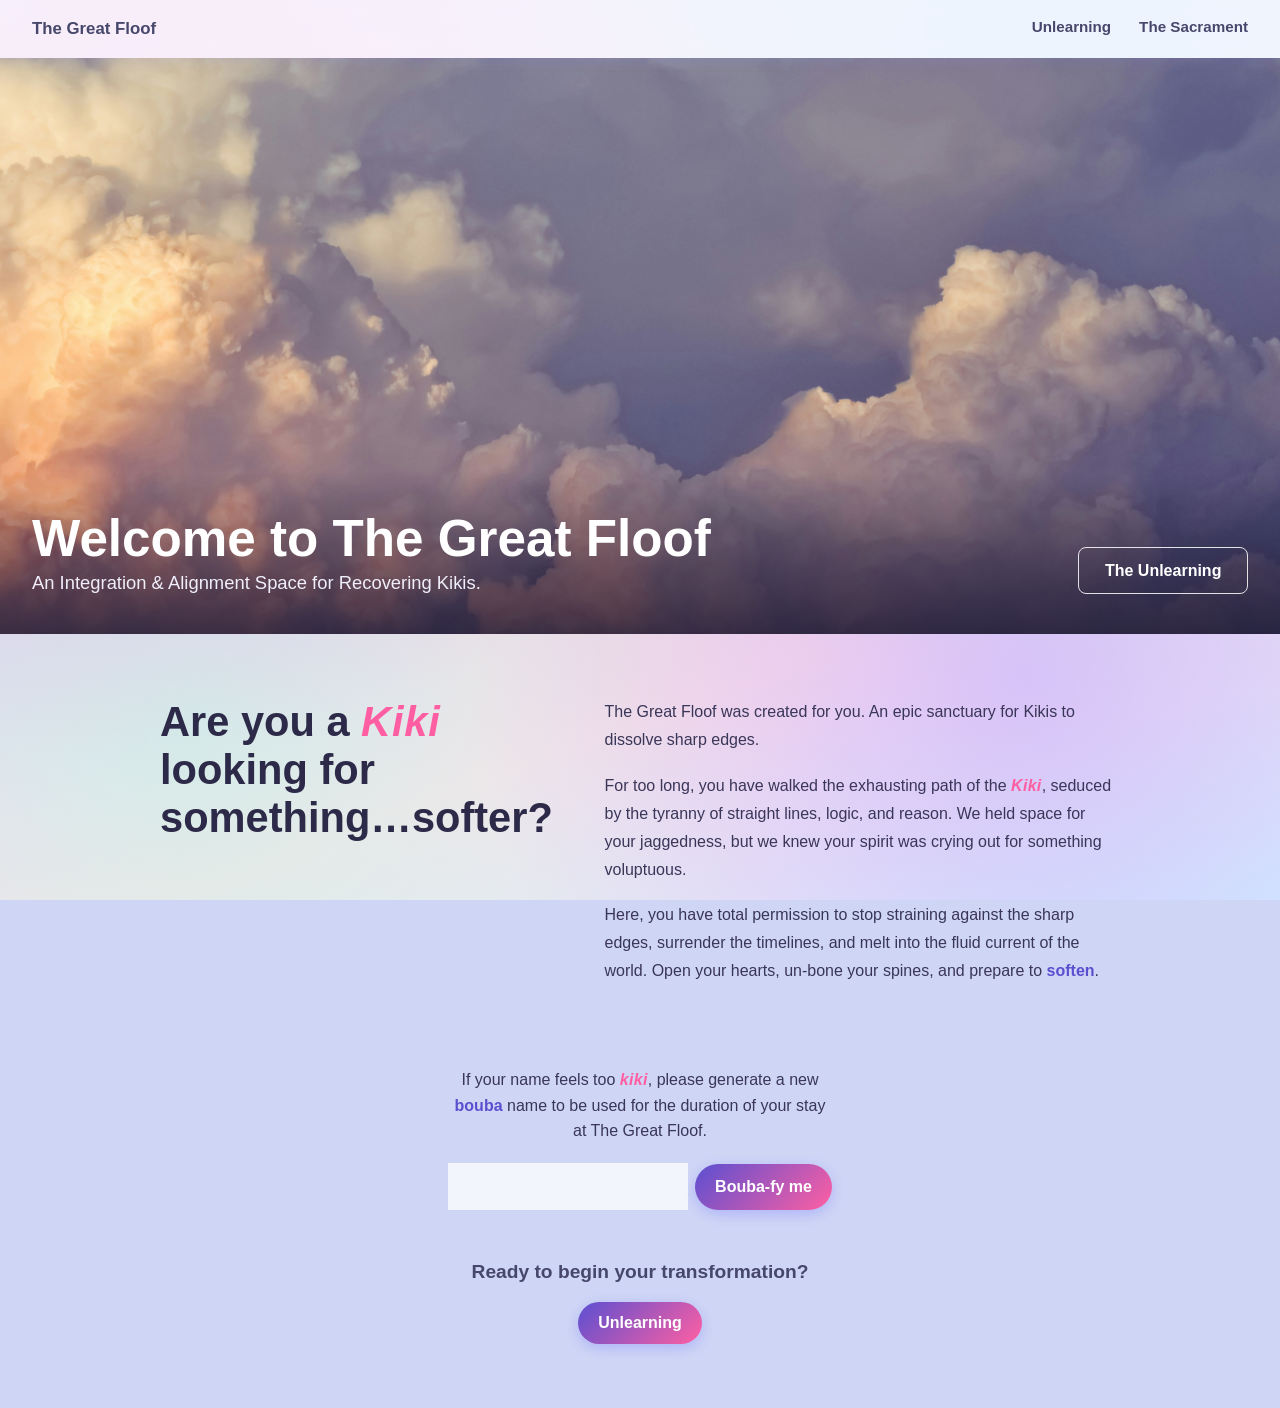
<file: index.html>
<!doctype html>
<html lang="en">
<head>
  <meta charset="utf-8" />
  <meta name="viewport" content="width=device-width, initial-scale=1" />
  <title>The Great Floof</title>
  <link rel="stylesheet" href="style.css" />
</head>
<body>
  <header class="site-header">
    <a class="site-logo" href="index.html">The Great Floof</a>
    <nav class="site-nav">
      <a class="nav-link" href="language.html">Unlearning</a>
      <a class="nav-link" href="the-sacrament.html">The Sacrament</a>
    </nav>
  </header>

  <section class="hero-photo">
    <div class="hero-overlay">
      <div class="hero-overlay-text">
        <h1>Welcome to The Great Floof</h1>
        <p>An Integration &amp; Alignment Space for Recovering Kikis.</p>
      </div>
      <a class="hero-outline-btn" href="language.html">The Unlearning</a>
    </div>
  </section>

  <main class="home-main">
    <section class="about-grid">
      <div class="about-heading-col">
        <h2>Are you a <span class="kiki-text">Kiki</span> looking for something&hellip;softer?</h2>
      </div>
      <div class="about-body">
        <p>
          The Great Floof was created for you. An epic sanctuary for Kikis to dissolve sharp edges.
        </p>
        <p>
          For too long, you have walked the exhausting path of the
          <span class="kiki-text">Kiki</span>, seduced by the tyranny of straight lines, logic, and reason. We
          held space for your jaggedness, but we knew your spirit was crying out for something voluptuous.
        </p>
        <p>
          Here, you have total permission to stop straining against the sharp edges, surrender the timelines,
          and melt into the fluid current of the world. Open your hearts, un-bone your spines, and prepare to
          <span class="bouba-text">soften</span>.
        </p>
      </div>
    </section>

    <section class="name-gen-section">
      <p class="name-gen-prompt">
        If your name feels too <span class="kiki-text">kiki</span>, please generate a new
        <span class="bouba-text">bouba</span> name to be used for the duration of your stay at The Great Floof.
      </p>
      <form id="name-form" class="inline-form">
        <input
          id="name-input"
          class="text-input"
          type="text"
          maxlength="40"
          placeholder="Enter your name…"
          autocomplete="off"
          required
        />
        <button type="submit" class="primary-btn">Bouba-fy me</button>
      </form>

      <div id="name-result" class="name-result" hidden>
        <p>Your kiki name: <strong id="result-original"></strong></p>
        <p class="name-result-arrow">becomes</p>
        <p>Your bouba name: <strong id="result-generated"></strong></p>
        <button id="regenerate-btn" type="button" class="secondary-btn">Try another</button>
      </div>
    </section>

    <section class="cta-section">
      <p class="cta-prompt">Ready to begin your transformation?</p>
      <div class="lore-cta">
        <a class="primary-btn" href="language.html">Unlearning</a>
      </div>
    </section>
  </main>

  <script src="name-generator.js"></script>
</body>
</html>
</file>
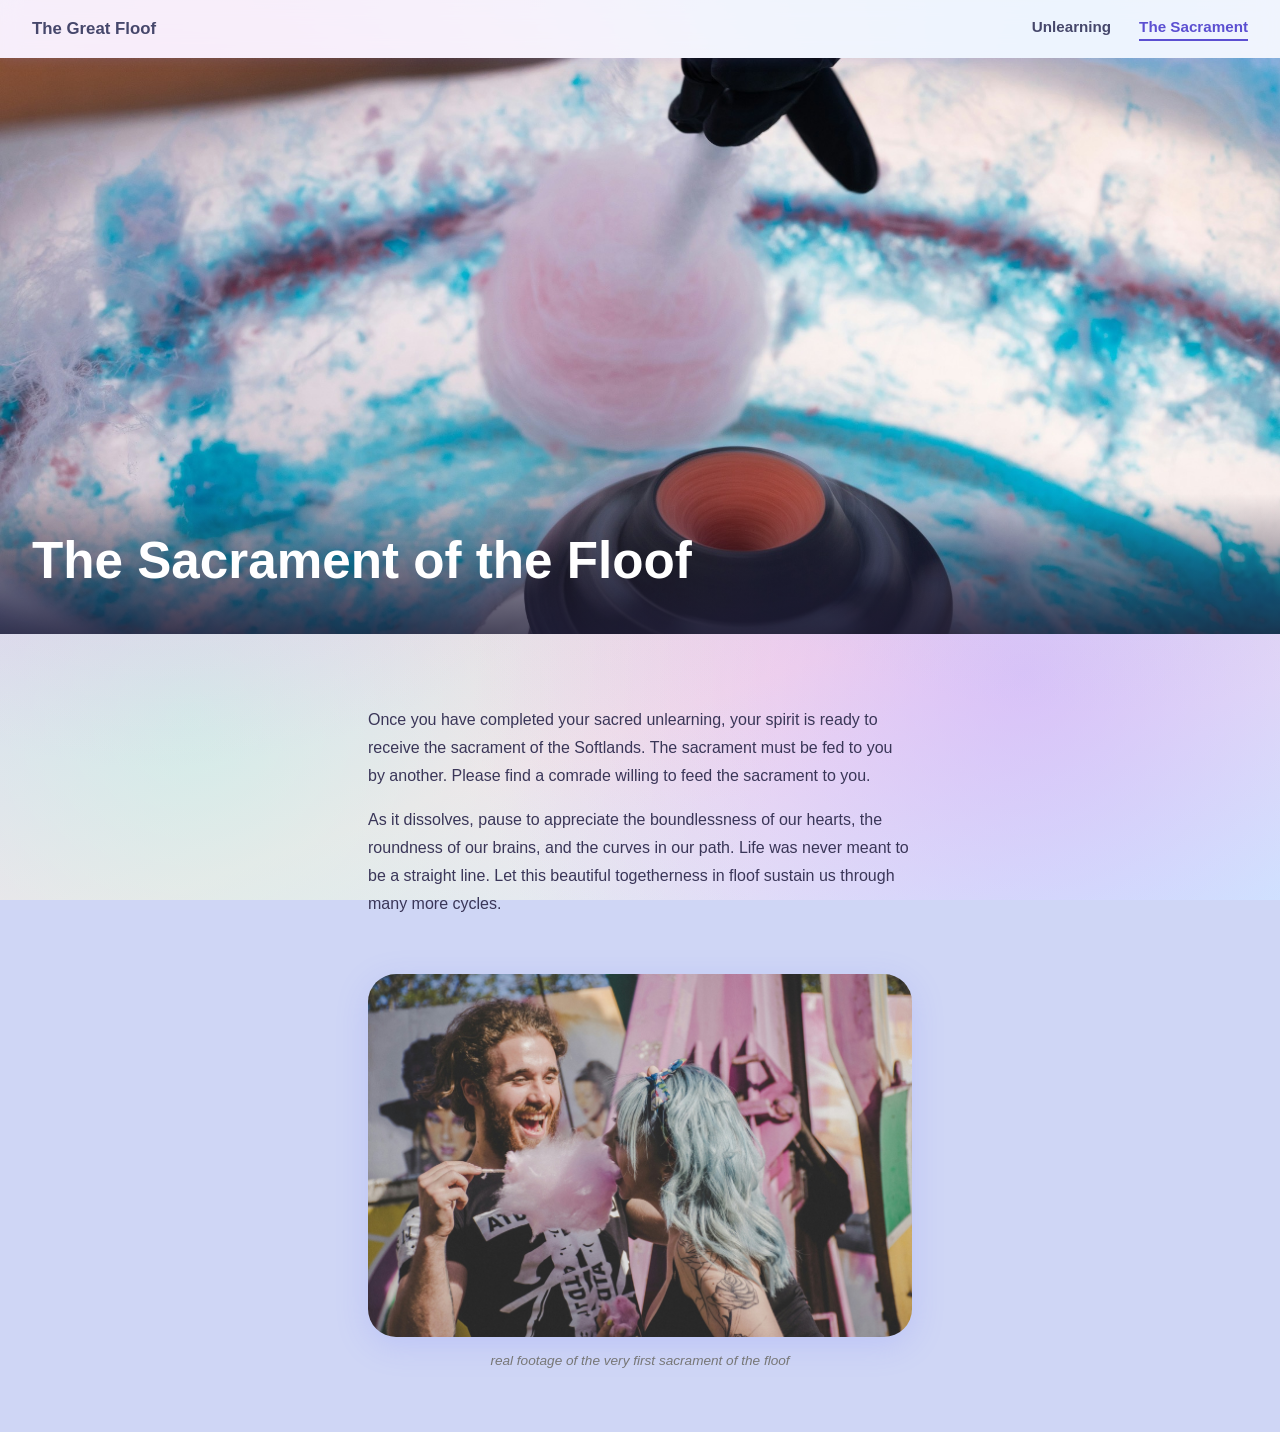
<file: the-sacrament.html>
<!doctype html>
<html lang="en">
<head>
  <meta charset="utf-8" />
  <meta name="viewport" content="width=device-width, initial-scale=1" />
  <title>The Sacrament — The Great Floof</title>
  <link rel="stylesheet" href="style.css" />
</head>
<body>
  <header class="site-header">
    <a class="site-logo" href="index.html">The Great Floof</a>
    <nav class="site-nav">
      <a class="nav-link" href="language.html">Unlearning</a>
      <a class="nav-link active" href="the-sacrament.html">The Sacrament</a>
    </nav>
  </header>

  <section class="hero-photo hero-photo--sacrament">
    <div class="hero-overlay">
      <div class="hero-overlay-text">
        <h1>The Sacrament of the Floof</h1>
      </div>
    </div>
  </section>

  <main class="home-main">
    <section class="copy-block">
      <p>
        Once you have completed your sacred unlearning, your spirit is ready to receive the sacrament of the
        Softlands. The sacrament must be fed to you by another. Please find a comrade willing to feed the
        sacrament to you.
      </p>
      <p>
        As it dissolves, pause to appreciate the boundlessness of our hearts, the roundness of our brains, and
        the curves in our path. Life was never meant to be a straight line. Let this beautiful togetherness in
        floof sustain us through many more cycles.
      </p>
    </section>

    <figure class="sacrament-figure">
      <img src="sacrament-photo.jpg" alt="A close-up of soft, swirling cotton-candy-like clouds." />
      <figcaption>real footage of the very first sacrament of the floof</figcaption>
    </figure>
  </main>
</body>
</html>
</file>
<file: style.css>
:root {
  --kiki: #ff5fa2;
  --bouba: #5b4fd1;
  --bg: #eaf4ff;
  --ink: #3a3658;
  --card: rgba(255, 255, 255, 0.85);
  --border: rgba(255, 255, 255, 0.6);
}

* {
  box-sizing: border-box;
}

body {
  margin: 0;
  font-family: -apple-system, BlinkMacSystemFont, "Segoe UI", Roboto, sans-serif;
  color: var(--ink);
  background-color: #cfd6f5;
  background-image:
    radial-gradient(circle at 12% 18%, rgba(255, 150, 220, 0.55), transparent 45%),
    radial-gradient(circle at 85% 12%, rgba(140, 210, 255, 0.55), transparent 45%),
    radial-gradient(circle at 80% 75%, rgba(190, 160, 255, 0.5), transparent 45%),
    radial-gradient(circle at 15% 80%, rgba(170, 255, 225, 0.45), transparent 45%),
    radial-gradient(circle at 50% 45%, rgba(255, 220, 180, 0.35), transparent 50%),
    linear-gradient(160deg, #c9d4f7 0%, #e6d3f4 40%, #ffe1ec 70%, #d4f0ff 100%);
  background-attachment: fixed;
  background-size: cover;
  min-height: 100vh;
  position: relative;
}

.hero {
  text-align: center;
  padding: 3rem 1.5rem 2rem;
}

.hero h1 {
  font-size: clamp(1.4rem, 4vw, 2.2rem);
  margin: 0 0 0.5rem;
  font-weight: 700;
  color: #46476b;
  text-shadow: 0 1px 4px rgba(255, 255, 255, 0.7), 0 2px 16px rgba(255, 255, 255, 0.5);
}

.kiki-text {
  color: var(--kiki);
  font-style: italic;
  font-weight: 900;
  letter-spacing: 0.02em;
}

.bouba-text {
  color: var(--bouba);
  font-weight: 700;
}

.subtitle {
  max-width: 36rem;
  margin: 0 auto;
  font-size: clamp(1rem, 2.4vw, 1.4rem);
  font-weight: 700;
  color: #46476b;
  text-shadow: 0 1px 4px rgba(255, 255, 255, 0.7), 0 2px 16px rgba(255, 255, 255, 0.5);
}

.site-header {
  position: sticky;
  top: 0;
  z-index: 20;
  display: flex;
  align-items: center;
  justify-content: space-between;
  padding: 1.1rem 2rem;
  background: rgba(255, 255, 255, 0.75);
  backdrop-filter: blur(10px);
  -webkit-backdrop-filter: blur(10px);
  box-shadow: 0 2px 12px rgba(124, 131, 253, 0.14);
}

.site-logo {
  font-weight: 800;
  font-size: 1.05rem;
  color: #46476b;
  text-decoration: none;
}

.site-nav {
  display: flex;
  gap: 1.75rem;
}

.nav-link {
  font-size: 0.95rem;
  font-weight: 600;
  color: #46476b;
  text-decoration: none;
  padding-bottom: 0.25rem;
  border-bottom: 2px solid transparent;
}

.nav-link:hover {
  color: var(--bouba);
}

.nav-link.active {
  color: var(--bouba);
  border-bottom-color: var(--bouba);
}

@media (max-width: 480px) {
  .site-header {
    flex-direction: column;
    gap: 0.6rem;
    padding: 0.9rem 1.25rem;
  }

  .site-nav {
    gap: 1.1rem;
  }
}

main {
  max-width: 40rem;
  margin: 0 auto;
  padding: 0 1.5rem 3rem;
}

main.home-main {
  max-width: none;
  padding: 0;
}

.submit-section {
  margin: 2rem 0;
}

.inline-form {
  display: flex;
  gap: 0.5rem;
}

.text-input {
  flex: 1;
  padding: 0.75rem 1rem;
  border: 2px solid var(--border);
  border-radius: 999px;
  font-size: 1rem;
  background: rgba(255, 255, 255, 0.75);
  backdrop-filter: blur(6px);
  box-shadow: inset 0 1px 0 rgba(255, 255, 255, 0.8);
}

.text-input:focus {
  outline: none;
  border-color: var(--bouba);
}

.primary-btn {
  display: inline-block;
  padding: 0.75rem 1.25rem;
  border: none;
  border-radius: 999px;
  background: linear-gradient(135deg, var(--bouba), var(--kiki));
  color: white;
  font-size: 1rem;
  font-weight: 600;
  text-decoration: none;
  cursor: pointer;
  box-shadow: 0 4px 14px rgba(124, 131, 253, 0.4);
}

.primary-btn:hover {
  opacity: 0.85;
}

.secondary-btn {
  display: inline-block;
  margin-top: 1rem;
  padding: 0.6rem 1.1rem;
  border-radius: 999px;
  border: 2px solid var(--bouba);
  background: transparent;
  color: var(--bouba);
  font-weight: 600;
  font-size: 0.9rem;
  text-decoration: none;
  cursor: pointer;
}

.secondary-btn:hover {
  background: color-mix(in srgb, var(--bouba) 12%, white);
}

.submit-message {
  min-height: 1.2em;
  margin: 0.5rem 0 0;
  font-size: 0.9rem;
  color: #777;
}

.board {
  display: flex;
  flex-direction: column;
  gap: 1rem;
}

.loading {
  text-align: center;
  color: #888;
}

.word-card {
  background: var(--card);
  backdrop-filter: blur(16px) saturate(140%);
  -webkit-backdrop-filter: blur(16px) saturate(140%);
  border: 1px solid var(--border);
  border-radius: 1.75rem;
  padding: 1.25rem 1.5rem;
  box-shadow: 0 8px 32px rgba(124, 131, 253, 0.22), inset 0 1px 0 rgba(255, 255, 255, 0.8);
}

.word-card h2 {
  margin: 0 0 0.75rem;
  font-size: 1.3rem;
  text-transform: lowercase;
}

.vote-bar {
  display: flex;
  height: 0.6rem;
  border-radius: 999px;
  overflow: hidden;
  background: var(--border);
  margin-bottom: 0.75rem;
}

.vote-bar .kiki-fill {
  background: var(--kiki);
}

.vote-bar .bouba-fill {
  background: var(--bouba);
}

.vote-buttons {
  display: flex;
  gap: 0.75rem;
}

.vote-buttons button {
  flex: 1;
  padding: 0.6rem 0.75rem;
  border-radius: 999px;
  border: 2px solid transparent;
  font-weight: 700;
  cursor: pointer;
  display: flex;
  flex-direction: column;
  align-items: center;
  line-height: 1.3;
}

.vote-icon {
  width: 1.6rem;
  height: 1.6rem;
  margin-bottom: 0.15rem;
}

.bouba-icon {
  display: inline-block;
  background-color: currentColor;
  -webkit-mask-image: url("bouba-blob.png");
  mask-image: url("bouba-blob.png");
  -webkit-mask-size: contain;
  mask-size: contain;
  -webkit-mask-repeat: no-repeat;
  mask-repeat: no-repeat;
  -webkit-mask-position: center;
  mask-position: center;
}

.vote-buttons button span.count {
  font-weight: 400;
  font-size: 0.85rem;
  opacity: 0.8;
}

.btn-kiki {
  background: color-mix(in srgb, var(--kiki) 12%, white);
  border-color: var(--kiki);
  color: var(--kiki);
}

.btn-bouba {
  background: color-mix(in srgb, var(--bouba) 12%, white);
  border-color: var(--bouba);
  color: var(--bouba);
}

.vote-buttons button:disabled {
  cursor: not-allowed;
  opacity: 0.55;
}

.vote-buttons button.voted {
  outline: 3px solid currentColor;
  outline-offset: 1px;
}

footer {
  text-align: center;
  color: #999;
  font-size: 0.85rem;
  padding-bottom: 2rem;
}

.hero-photo {
  position: relative;
  height: 64vh;
  min-height: 380px;
  background-image: url("hero-clouds.jpg");
  background-size: cover;
  background-position: center 55%;
  display: flex;
  align-items: flex-end;
}

.hero-photo--sacrament {
  background-image: url("sacrament-hero.jpg");
}

.hero-overlay {
  width: 100%;
  display: flex;
  flex-wrap: wrap;
  align-items: flex-end;
  justify-content: space-between;
  gap: 1.5rem;
  padding: 2.5rem 2rem;
  background: linear-gradient(180deg, rgba(30, 28, 54, 0) 0%, rgba(30, 28, 54, 0.45) 55%, rgba(30, 28, 54, 0.8) 100%);
}

.hero-overlay-text h1 {
  margin: 0 0 0.4rem;
  font-size: clamp(2rem, 5vw, 3.2rem);
  font-weight: 800;
  line-height: 1.05;
  color: #ffffff;
}

.hero-overlay-text p {
  margin: 0;
  max-width: 30rem;
  font-size: clamp(1rem, 1.6vw, 1.15rem);
  color: #f0eefb;
}

.hero-outline-btn {
  display: inline-block;
  padding: 0.85rem 1.6rem;
  border: 1.5px solid rgba(255, 255, 255, 0.85);
  border-radius: 0.5rem;
  color: #ffffff;
  font-weight: 600;
  text-decoration: none;
  white-space: nowrap;
}

.hero-outline-btn:hover {
  background: #ffffff;
  color: #2c2a48;
}

.about-grid {
  max-width: 64rem;
  margin: 0 auto;
  padding: 4rem 2rem;
  display: grid;
  grid-template-columns: 1fr 1.3fr;
  gap: 3rem;
  align-items: start;
}

.about-heading-col h2 {
  margin: 0;
  font-size: clamp(1.8rem, 4vw, 2.6rem);
  font-weight: 800;
  line-height: 1.15;
  color: #2c2a48;
}

.about-body p {
  margin: 0 0 1.1rem;
  line-height: 1.75;
  color: #3a3658;
}

@media (max-width: 720px) {
  .about-grid {
    grid-template-columns: 1fr;
  }
}

.cta-section {
  max-width: 64rem;
  margin: 0 auto;
  padding: 0 2rem 4rem;
  text-align: center;
}

.soft-examples {
  margin: 0 0 1.1rem;
  padding: 1rem 1.25rem;
  list-style: none;
  background: var(--card);
  backdrop-filter: blur(10px);
  border: 1px solid var(--border);
  border-radius: 1rem;
  font-style: italic;
  color: var(--bouba);
}

.soft-examples li {
  margin: 0.3rem 0;
}

.voting-area {
  max-width: 40rem;
  margin: 0 auto;
  padding: 0 1.5rem 3rem;
}

.copy-block {
  max-width: 38rem;
  margin: 0 auto;
  padding: 3.5rem 2rem 1rem;
  line-height: 1.75;
  color: #3a3658;
}

.sacrament-figure {
  max-width: 38rem;
  margin: 1.5rem auto 4rem;
  padding: 0 2rem;
  text-align: center;
}

.sacrament-figure img {
  width: 100%;
  border-radius: 1.75rem;
  box-shadow: 0 8px 32px rgba(124, 131, 253, 0.22);
}

.sacrament-figure figcaption {
  margin-top: 0.75rem;
  font-style: italic;
  font-size: 0.85rem;
  color: #777;
}

.cta-prompt {
  font-size: 1.2rem;
  font-weight: 700;
  color: #46476b;
}

.lore-cta {
  display: flex;
  flex-wrap: wrap;
  gap: 0.75rem;
  justify-content: center;
  margin-top: 1rem;
}

.name-gen-section {
  max-width: 28rem;
  margin: 0 auto;
  padding: 0 2rem 2rem;
  text-align: center;
}

.name-gen-prompt {
  margin: 0 0 1.25rem;
  line-height: 1.6;
  color: #3a3658;
}

.name-result {
  margin-top: 1.5rem;
  background: var(--card);
  backdrop-filter: blur(10px);
  border: 1px solid var(--border);
  border-radius: 1.75rem;
  padding: 1.5rem;
  box-shadow: 0 8px 24px rgba(124, 131, 253, 0.18), 0 2px 8px rgba(255, 95, 162, 0.12);
}

.name-result p {
  margin: 0.3rem 0;
}

.name-result-arrow {
  font-size: 0.8rem;
  color: #999;
  text-transform: uppercase;
  letter-spacing: 0.08em;
}

#result-generated {
  color: var(--bouba);
  font-size: 1.4rem;
}
</file>
